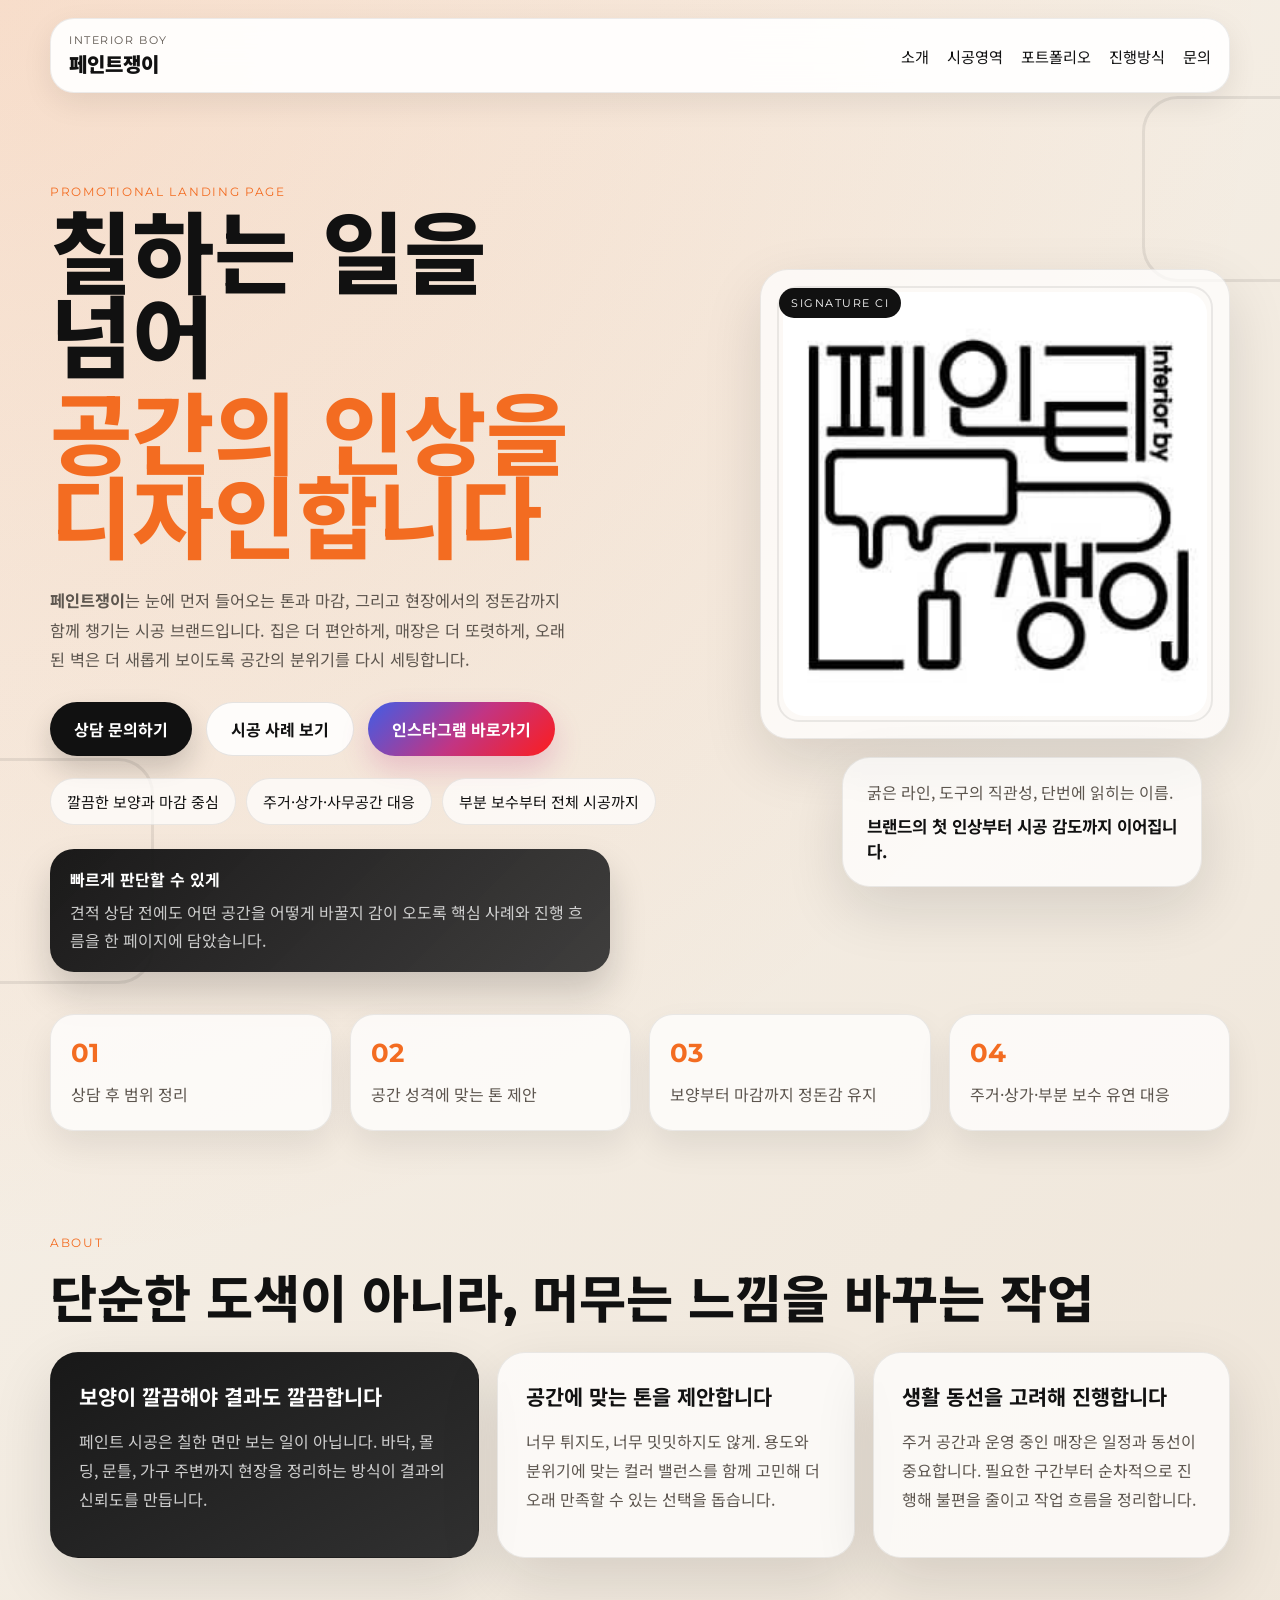
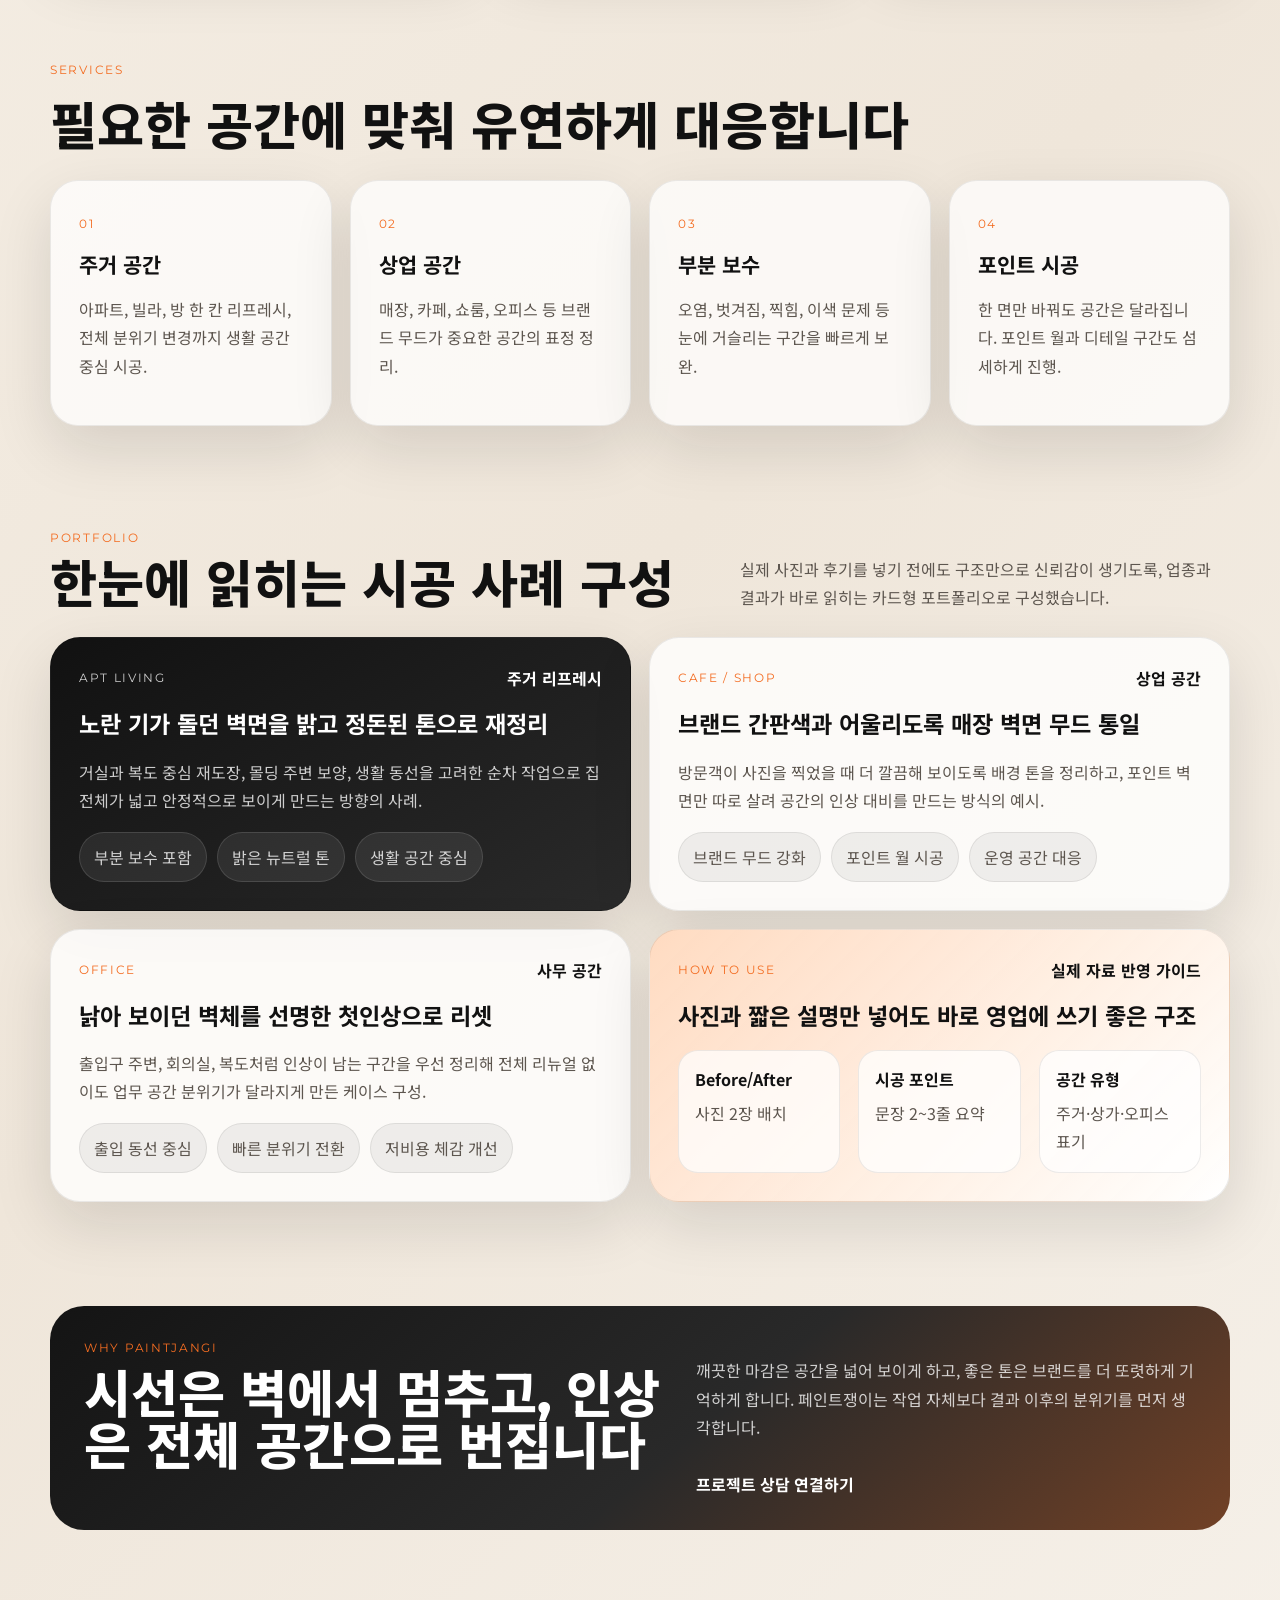
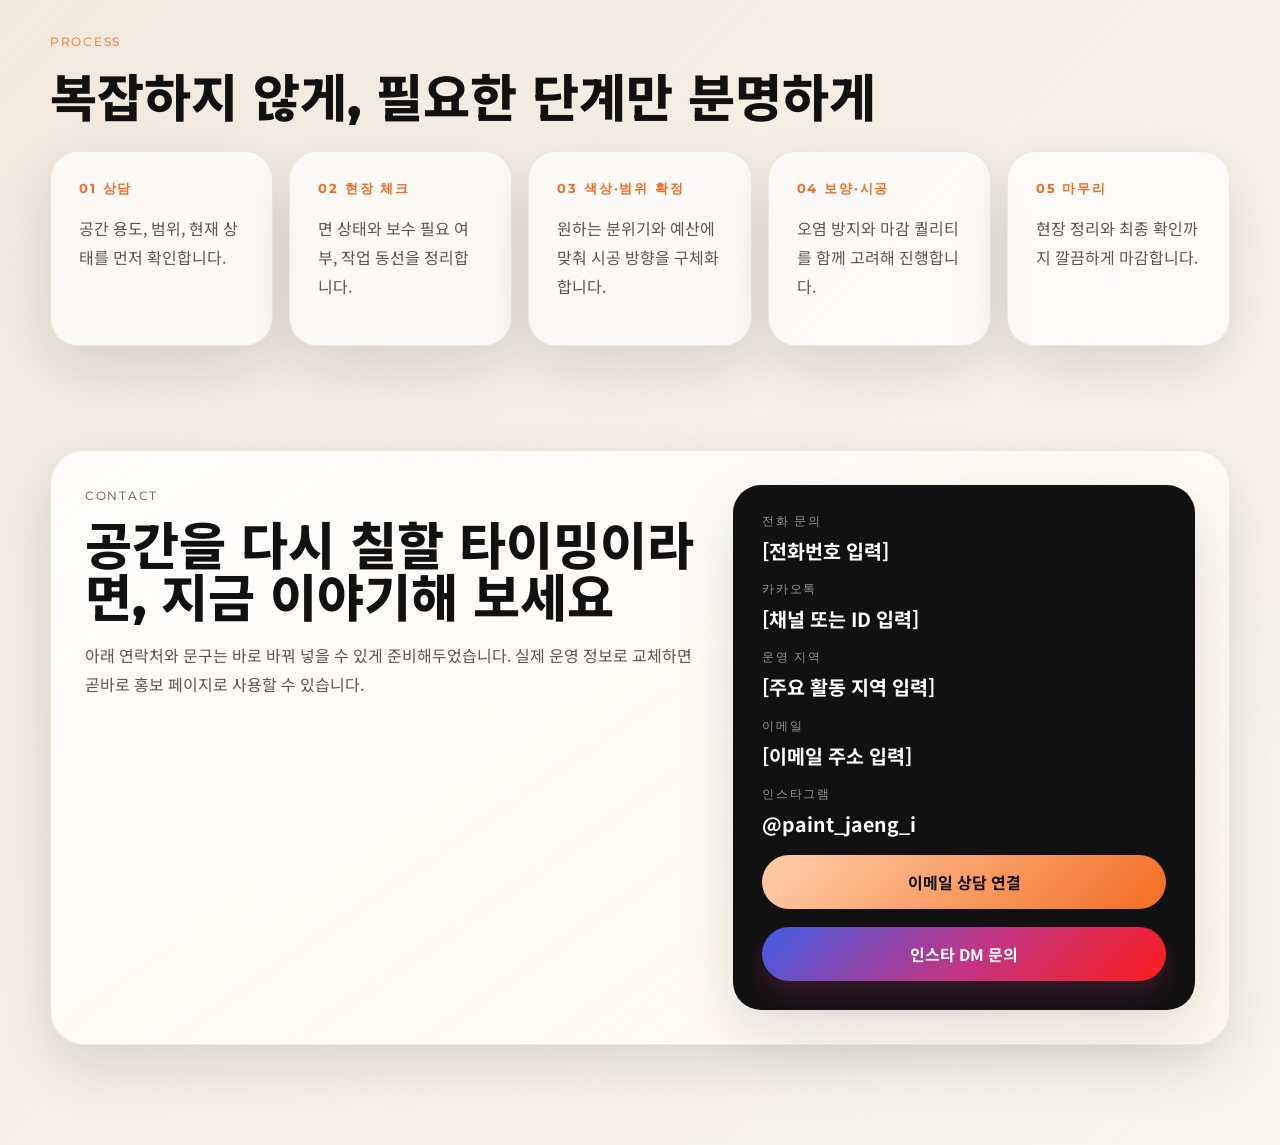
<file: backup-index-original.html>
<!DOCTYPE html>
<html lang="ko">
<head>
  <meta charset="UTF-8">
  <meta name="viewport" content="width=device-width, initial-scale=1.0">
  <title>페인트쟁이 | 공간의 첫인상을 바꾸는 페인트 시공</title>
  <meta
    name="description"
    content="페인트쟁이는 주거공간, 상업공간, 부분 보수까지 깔끔한 보양과 선명한 마감으로 공간의 첫인상을 다시 설계합니다."
  >
  <link rel="preconnect" href="https://fonts.googleapis.com">
  <link rel="preconnect" href="https://fonts.gstatic.com" crossorigin>
  <link
    href="https://fonts.googleapis.com/css2?family=Montserrat:wght@500;700;800&family=Noto+Sans+KR:wght@400;500;700;900&display=swap"
    rel="stylesheet"
  >
  <link rel="stylesheet" href="styles.css">
</head>
<body>
  <div class="page-shell">
    <header class="site-header">
      <a class="brand" href="#top" aria-label="페인트쟁이 홈">
        <span class="brand-kicker">INTERIOR BOY</span>
        <strong>페인트쟁이</strong>
      </a>
      <nav class="site-nav" aria-label="주요 메뉴">
        <a href="#about">소개</a>
        <a href="#services">시공영역</a>
        <a href="#portfolio">포트폴리오</a>
        <a href="#process">진행방식</a>
        <a href="#contact">문의</a>
      </nav>
    </header>

    <main id="top">
      <section class="hero">
        <div class="hero-copy">
          <p class="eyebrow">PROMOTIONAL LANDING PAGE</p>
          <h1>
            <span class="headline-top">칠하는 일을 넘어</span>
            <span class="headline-accent">공간의 인상을 디자인합니다</span>
          </h1>
          <p class="hero-text">
            <strong>페인트쟁이</strong>는 눈에 먼저 들어오는 톤과 마감, 그리고 현장에서의
            정돈감까지 함께 챙기는 시공 브랜드입니다. 집은 더 편안하게, 매장은 더 또렷하게,
            오래된 벽은 더 새롭게 보이도록 공간의 분위기를 다시 세팅합니다.
          </p>
          <div class="hero-actions">
            <a class="btn btn-dark" href="#contact">상담 문의하기</a>
            <a class="btn btn-light" href="#portfolio">시공 사례 보기</a>
            <a class="btn btn-instagram" href="https://www.instagram.com/paint_jaeng_i/" target="_blank" rel="noreferrer">인스타그램 바로가기</a>
          </div>
          <ul class="hero-points" aria-label="주요 강점">
            <li>깔끔한 보양과 마감 중심</li>
            <li>주거·상가·사무공간 대응</li>
            <li>부분 보수부터 전체 시공까지</li>
          </ul>
          <div class="hero-highlight">
            <strong>빠르게 판단할 수 있게</strong>
            <p>견적 상담 전에도 어떤 공간을 어떻게 바꿀지 감이 오도록 핵심 사례와 진행 흐름을 한 페이지에 담았습니다.</p>
          </div>
        </div>

        <div class="hero-visual">
          <div class="visual-card">
            <div class="visual-badge">SIGNATURE CI</div>
            <img src="CI.jpg" alt="페인트쟁이 CI">
          </div>
          <div class="visual-note">
            <p>굵은 라인, 도구의 직관성, 단번에 읽히는 이름.</p>
            <strong>브랜드의 첫 인상부터 시공 감도까지 이어집니다.</strong>
          </div>
        </div>
      </section>

      <section class="quick-proof section">
        <div class="proof-strip">
          <article>
            <strong>01</strong>
            <p>상담 후 범위 정리</p>
          </article>
          <article>
            <strong>02</strong>
            <p>공간 성격에 맞는 톤 제안</p>
          </article>
          <article>
            <strong>03</strong>
            <p>보양부터 마감까지 정돈감 유지</p>
          </article>
          <article>
            <strong>04</strong>
            <p>주거·상가·부분 보수 유연 대응</p>
          </article>
        </div>
      </section>

      <section class="about section" id="about">
        <div class="section-heading">
          <p class="section-label">ABOUT</p>
          <h2>단순한 도색이 아니라, 머무는 느낌을 바꾸는 작업</h2>
        </div>
        <div class="about-grid">
          <article class="feature-card feature-card-dark">
            <h3>보양이 깔끔해야 결과도 깔끔합니다</h3>
            <p>
              페인트 시공은 칠한 면만 보는 일이 아닙니다. 바닥, 몰딩, 문틀, 가구 주변까지
              현장을 정리하는 방식이 결과의 신뢰도를 만듭니다.
            </p>
          </article>
          <article class="feature-card">
            <h3>공간에 맞는 톤을 제안합니다</h3>
            <p>
              너무 튀지도, 너무 밋밋하지도 않게. 용도와 분위기에 맞는 컬러 밸런스를
              함께 고민해 더 오래 만족할 수 있는 선택을 돕습니다.
            </p>
          </article>
          <article class="feature-card">
            <h3>생활 동선을 고려해 진행합니다</h3>
            <p>
              주거 공간과 운영 중인 매장은 일정과 동선이 중요합니다. 필요한 구간부터
              순차적으로 진행해 불편을 줄이고 작업 흐름을 정리합니다.
            </p>
          </article>
        </div>
      </section>

      <section class="services section" id="services">
        <div class="section-heading">
          <p class="section-label">SERVICES</p>
          <h2>필요한 공간에 맞춰 유연하게 대응합니다</h2>
        </div>
        <div class="service-grid">
          <article class="service-card">
            <span>01</span>
            <h3>주거 공간</h3>
            <p>아파트, 빌라, 방 한 칸 리프레시, 전체 분위기 변경까지 생활 공간 중심 시공.</p>
          </article>
          <article class="service-card">
            <span>02</span>
            <h3>상업 공간</h3>
            <p>매장, 카페, 쇼룸, 오피스 등 브랜드 무드가 중요한 공간의 표정 정리.</p>
          </article>
          <article class="service-card">
            <span>03</span>
            <h3>부분 보수</h3>
            <p>오염, 벗겨짐, 찍힘, 이색 문제 등 눈에 거슬리는 구간을 빠르게 보완.</p>
          </article>
          <article class="service-card">
            <span>04</span>
            <h3>포인트 시공</h3>
            <p>한 면만 바꿔도 공간은 달라집니다. 포인트 월과 디테일 구간도 섬세하게 진행.</p>
          </article>
        </div>
      </section>

      <section class="portfolio section" id="portfolio">
        <div class="section-heading section-heading-split">
          <div>
            <p class="section-label">PORTFOLIO</p>
            <h2>한눈에 읽히는 시공 사례 구성</h2>
          </div>
          <p class="section-intro">
            실제 사진과 후기를 넣기 전에도 구조만으로 신뢰감이 생기도록, 업종과 결과가 바로 읽히는 카드형 포트폴리오로 구성했습니다.
          </p>
        </div>
        <div class="portfolio-grid">
          <article class="portfolio-card portfolio-card-dark">
            <div class="portfolio-head">
              <span>APT LIVING</span>
              <strong>주거 리프레시</strong>
            </div>
            <h3>노란 기가 돌던 벽면을 밝고 정돈된 톤으로 재정리</h3>
            <p>
              거실과 복도 중심 재도장, 몰딩 주변 보양, 생활 동선을 고려한 순차 작업으로
              집 전체가 넓고 안정적으로 보이게 만드는 방향의 사례.
            </p>
            <ul class="portfolio-tags" aria-label="주거 리프레시 특징">
              <li>부분 보수 포함</li>
              <li>밝은 뉴트럴 톤</li>
              <li>생활 공간 중심</li>
            </ul>
          </article>
          <article class="portfolio-card">
            <div class="portfolio-head">
              <span>CAFE / SHOP</span>
              <strong>상업 공간</strong>
            </div>
            <h3>브랜드 간판색과 어울리도록 매장 벽면 무드 통일</h3>
            <p>
              방문객이 사진을 찍었을 때 더 깔끔해 보이도록 배경 톤을 정리하고,
              포인트 벽면만 따로 살려 공간의 인상 대비를 만드는 방식의 예시.
            </p>
            <ul class="portfolio-tags" aria-label="상업 공간 특징">
              <li>브랜드 무드 강화</li>
              <li>포인트 월 시공</li>
              <li>운영 공간 대응</li>
            </ul>
          </article>
          <article class="portfolio-card">
            <div class="portfolio-head">
              <span>OFFICE</span>
              <strong>사무 공간</strong>
            </div>
            <h3>낡아 보이던 벽체를 선명한 첫인상으로 리셋</h3>
            <p>
              출입구 주변, 회의실, 복도처럼 인상이 남는 구간을 우선 정리해
              전체 리뉴얼 없이도 업무 공간 분위기가 달라지게 만든 케이스 구성.
            </p>
            <ul class="portfolio-tags" aria-label="사무 공간 특징">
              <li>출입 동선 중심</li>
              <li>빠른 분위기 전환</li>
              <li>저비용 체감 개선</li>
            </ul>
          </article>
          <article class="portfolio-card portfolio-card-metric">
            <div class="portfolio-head">
              <span>HOW TO USE</span>
              <strong>실제 자료 반영 가이드</strong>
            </div>
            <h3>사진과 짧은 설명만 넣어도 바로 영업에 쓰기 좋은 구조</h3>
            <div class="metric-list">
              <div>
                <strong>Before/After</strong>
                <p>사진 2장 배치</p>
              </div>
              <div>
                <strong>시공 포인트</strong>
                <p>문장 2~3줄 요약</p>
              </div>
              <div>
                <strong>공간 유형</strong>
                <p>주거·상가·오피스 표기</p>
              </div>
            </div>
          </article>
        </div>
      </section>

      <section class="impact section">
        <div class="impact-panel">
          <div>
            <p class="section-label">WHY PAINTJANGI</p>
            <h2>시선은 벽에서 멈추고, 인상은 전체 공간으로 번집니다</h2>
          </div>
          <div class="impact-copy">
            <p>
              깨끗한 마감은 공간을 넓어 보이게 하고, 좋은 톤은 브랜드를 더 또렷하게
              기억하게 합니다. 페인트쟁이는 작업 자체보다 결과 이후의 분위기를 먼저 생각합니다.
            </p>
            <a class="text-link" href="#contact">프로젝트 상담 연결하기</a>
          </div>
        </div>
      </section>

      <section class="process section" id="process">
        <div class="section-heading">
          <p class="section-label">PROCESS</p>
          <h2>복잡하지 않게, 필요한 단계만 분명하게</h2>
        </div>
        <div class="timeline">
          <article class="timeline-item">
            <strong>01 상담</strong>
            <p>공간 용도, 범위, 현재 상태를 먼저 확인합니다.</p>
          </article>
          <article class="timeline-item">
            <strong>02 현장 체크</strong>
            <p>면 상태와 보수 필요 여부, 작업 동선을 정리합니다.</p>
          </article>
          <article class="timeline-item">
            <strong>03 색상·범위 확정</strong>
            <p>원하는 분위기와 예산에 맞춰 시공 방향을 구체화합니다.</p>
          </article>
          <article class="timeline-item">
            <strong>04 보양·시공</strong>
            <p>오염 방지와 마감 퀄리티를 함께 고려해 진행합니다.</p>
          </article>
          <article class="timeline-item">
            <strong>05 마무리</strong>
            <p>현장 정리와 최종 확인까지 깔끔하게 마감합니다.</p>
          </article>
        </div>
      </section>

      <section class="contact section" id="contact">
        <div class="contact-panel">
          <div class="contact-copy">
            <p class="section-label">CONTACT</p>
            <h2>공간을 다시 칠할 타이밍이라면, 지금 이야기해 보세요</h2>
            <p>
              아래 연락처와 문구는 바로 바꿔 넣을 수 있게 준비해두었습니다.
              실제 운영 정보로 교체하면 곧바로 홍보 페이지로 사용할 수 있습니다.
            </p>
          </div>
          <div class="contact-card">
            <div>
              <span>전화 문의</span>
              <strong>[전화번호 입력]</strong>
            </div>
            <div>
              <span>카카오톡</span>
              <strong>[채널 또는 ID 입력]</strong>
            </div>
            <div>
              <span>운영 지역</span>
              <strong>[주요 활동 지역 입력]</strong>
            </div>
            <div>
              <span>이메일</span>
              <strong>[이메일 주소 입력]</strong>
            </div>
            <div>
              <span>인스타그램</span>
              <strong>@paint_jaeng_i</strong>
            </div>
            <a class="btn btn-accent" href="mailto:example@paintjangi.kr">이메일 상담 연결</a>
            <a class="btn btn-instagram" href="https://www.instagram.com/paint_jaeng_i/" target="_blank" rel="noreferrer">인스타 DM 문의</a>
          </div>
        </div>
      </section>
    </main>
  </div>
  <div class="mobile-cta" aria-label="모바일 빠른 문의">
    <span>빠른 상담이 필요하면</span>
    <a href="#contact">문의 바로가기</a>
  </div>
</body>
</html>
</file>
<file: styles.css>
:root {
  --bg: #f6f2ea;
  --surface: rgba(255, 255, 255, 0.72);
  --surface-strong: #ffffff;
  --ink: #111111;
  --muted: #5d564f;
  --line: rgba(17, 17, 17, 0.1);
  --accent: #f36c21;
  --accent-soft: #ffd9bf;
  --shadow: 0 22px 60px rgba(17, 17, 17, 0.12);
  --header-offset: 132px;
}

* {
  box-sizing: border-box;
}

html {
  scroll-behavior: smooth;
}

body {
  margin: 0;
  font-family: "Noto Sans KR", "Malgun Gothic", sans-serif;
  color: var(--ink);
  background:
    radial-gradient(circle at top left, rgba(243, 108, 33, 0.16), transparent 28%),
    linear-gradient(135deg, #f8f3eb 0%, #efe6da 50%, #f9f6f1 100%);
}

body::before,
body::after {
  content: "";
  position: fixed;
  inset: auto;
  border: 3px solid rgba(17, 17, 17, 0.08);
  border-radius: 36px;
  pointer-events: none;
  z-index: 0;
}

body::before {
  width: 180px;
  height: 180px;
  top: 96px;
  right: -48px;
}

body::after {
  width: 220px;
  height: 220px;
  bottom: -84px;
  left: -72px;
}

.page-shell {
  position: relative;
  z-index: 1;
  width: min(1180px, calc(100% - 32px));
  margin: 0 auto;
  padding-top: var(--header-offset);
  padding-bottom: 48px;
}

.site-header {
  position: fixed;
  top: 18px;
  left: 50%;
  z-index: 30;
  width: min(1180px, calc(100% - 32px));
  transform: translateX(-50%);
  display: flex;
  justify-content: space-between;
  align-items: center;
  gap: 20px;
  padding: 14px 18px;
  background: rgba(255, 255, 255, 0.92);
  border: 1px solid rgba(17, 17, 17, 0.08);
  border-radius: 24px;
  backdrop-filter: blur(18px);
  box-shadow: 0 10px 30px rgba(17, 17, 17, 0.08);
}

main,
section[id] {
  scroll-margin-top: calc(var(--header-offset) + 12px);
}

.brand {
  display: inline-flex;
  flex-direction: column;
  gap: 2px;
  color: var(--ink);
  text-decoration: none;
}

.brand-kicker,
.eyebrow,
.section-label,
.visual-badge,
.service-card span,
.timeline-item strong,
.contact-card span {
  font-family: "Montserrat", "Arial", sans-serif;
  letter-spacing: 0.14em;
  text-transform: uppercase;
}

.brand-kicker {
  font-size: 0.7rem;
  color: var(--muted);
}

.brand strong {
  font-size: 1.25rem;
  font-weight: 900;
}

.site-nav {
  display: flex;
  flex-wrap: wrap;
  gap: 18px;
}

.site-nav a {
  color: var(--ink);
  text-decoration: none;
  font-size: 0.95rem;
}

.hero,
.section,
.impact-panel,
.contact-panel {
  animation: rise-in 0.85s ease both;
}

.hero {
  display: grid;
  grid-template-columns: minmax(0, 1.1fr) minmax(320px, 0.9fr);
  align-items: center;
  gap: 40px;
  min-height: calc(100vh - 110px);
  padding: 52px 0 36px;
}

.eyebrow,
.section-label {
  margin: 0 0 14px;
  font-size: 0.76rem;
  color: var(--accent);
}

.hero h1,
.section-heading h2,
.impact-panel h2,
.contact-copy h2 {
  margin: 0;
  font-family: "Montserrat", "Noto Sans KR", sans-serif;
  font-weight: 800;
  line-height: 1.02;
}

.hero h1 {
  max-width: 9.5em;
  font-size: clamp(3.2rem, 7vw, 6.1rem);
  line-height: 0.94;
  word-break: keep-all;
  overflow-wrap: normal;
}

.hero h1 span {
  display: block;
}

.headline-top {
  max-width: 5.5em;
}

.headline-accent {
  color: var(--accent);
  max-width: 5.8em;
  margin-top: 0.14em;
}

.hero-text,
.feature-card p,
.service-card p,
.impact-copy p,
.timeline-item p,
.contact-copy p {
  line-height: 1.8;
  color: var(--muted);
}

.hero-text {
  max-width: 58ch;
  margin: 24px 0 0;
  font-size: 1.02rem;
}

.hero-actions {
  display: flex;
  flex-wrap: wrap;
  gap: 14px;
  margin: 28px 0 22px;
}

.btn,
.text-link {
  transition: transform 0.22s ease, box-shadow 0.22s ease, background-color 0.22s ease;
}

.btn {
  display: inline-flex;
  justify-content: center;
  align-items: center;
  min-height: 54px;
  padding: 0 24px;
  border-radius: 999px;
  text-decoration: none;
  font-weight: 700;
}

.btn:hover,
.text-link:hover {
  transform: translateY(-2px);
}

.btn-dark {
  color: #ffffff;
  background: var(--ink);
  box-shadow: 0 14px 28px rgba(17, 17, 17, 0.18);
}

.btn-light {
  color: var(--ink);
  background: rgba(255, 255, 255, 0.86);
  border: 1px solid rgba(17, 17, 17, 0.1);
}

.btn-accent {
  color: var(--ink);
  background: linear-gradient(135deg, #ffcfab 0%, #f36c21 100%);
}

.btn-instagram {
  color: #ffffff;
  background: linear-gradient(135deg, #405de6 0%, #c13584 52%, #fd1d1d 100%);
  box-shadow: 0 14px 28px rgba(193, 53, 132, 0.22);
}

.hero-points {
  display: flex;
  flex-wrap: wrap;
  gap: 10px;
  margin: 0;
  padding: 0;
  list-style: none;
}

.hero-points li {
  padding: 12px 16px;
  background: rgba(255, 255, 255, 0.7);
  border: 1px solid rgba(17, 17, 17, 0.08);
  border-radius: 999px;
  font-size: 0.94rem;
}

.hero-highlight {
  max-width: 560px;
  margin-top: 24px;
  padding: 18px 20px;
  background: linear-gradient(135deg, rgba(17, 17, 17, 0.96), rgba(51, 51, 51, 0.94));
  border-radius: 24px;
  box-shadow: 0 20px 36px rgba(17, 17, 17, 0.18);
  color: #ffffff;
}

.hero-highlight strong,
.portfolio-head strong,
.proof-strip strong {
  font-family: "Montserrat", "Noto Sans KR", sans-serif;
}

.hero-highlight strong,
.hero-highlight p {
  margin: 0;
}

.hero-highlight p {
  margin-top: 8px;
  color: rgba(255, 255, 255, 0.76);
  line-height: 1.7;
}

.hero-visual {
  position: relative;
  display: grid;
  gap: 18px;
  justify-items: end;
}

.visual-card,
.visual-note,
.feature-card,
.service-card,
.timeline-item,
.contact-card {
  background: var(--surface);
  border: 1px solid rgba(17, 17, 17, 0.08);
  border-radius: 28px;
  backdrop-filter: blur(12px);
  box-shadow: var(--shadow);
}

.visual-card {
  position: relative;
  width: min(100%, 470px);
  padding: 22px;
  overflow: hidden;
}

.visual-card::before {
  content: "";
  position: absolute;
  inset: 16px;
  border: 2px solid rgba(17, 17, 17, 0.08);
  border-radius: 22px;
}

.visual-badge {
  position: absolute;
  top: 18px;
  left: 18px;
  padding: 8px 12px;
  font-size: 0.68rem;
  color: #ffffff;
  background: var(--ink);
  border-radius: 999px;
}

.visual-card img {
  display: block;
  width: 100%;
  border-radius: 22px;
  background: #ffffff;
}

.visual-note {
  max-width: 360px;
  padding: 22px 24px;
  transform: translateX(-28px);
}

.visual-note p,
.visual-note strong {
  margin: 0;
}

.visual-note p {
  color: var(--muted);
}

.visual-note strong {
  display: block;
  margin-top: 10px;
  font-size: 1.05rem;
  line-height: 1.5;
}

.section {
  padding: 52px 0;
}

.section-heading {
  display: grid;
  gap: 10px;
  margin-bottom: 26px;
}

.section-heading h2,
.impact-panel h2,
.contact-copy h2 {
  font-size: clamp(2rem, 4vw, 3.4rem);
}

.about-grid,
.service-grid,
.portfolio-grid,
.proof-strip,
.metric-list {
  display: grid;
  gap: 18px;
}

.quick-proof {
  padding-top: 6px;
}

.proof-strip {
  grid-template-columns: repeat(4, minmax(0, 1fr));
}

.proof-strip article {
  padding: 22px 20px;
  background: rgba(255, 255, 255, 0.74);
  border: 1px solid rgba(17, 17, 17, 0.08);
  border-radius: 24px;
  box-shadow: 0 16px 34px rgba(17, 17, 17, 0.08);
}

.proof-strip strong {
  display: inline-flex;
  margin-bottom: 12px;
  font-size: 1.6rem;
  color: var(--accent);
}

.proof-strip p,
.section-intro,
.portfolio-card p,
.portfolio-tags li,
.metric-list p {
  margin: 0;
  color: var(--muted);
  line-height: 1.75;
}

.about-grid {
  grid-template-columns: 1.2fr 1fr 1fr;
}

.feature-card,
.service-card,
.timeline-item,
.contact-card {
  padding: 28px;
}

.feature-card h3,
.service-card h3 {
  margin-top: 0;
  margin-bottom: 12px;
  font-size: 1.3rem;
}

.feature-card-dark {
  color: #ffffff;
  background: linear-gradient(150deg, #181818 0%, #313131 100%);
}

.feature-card-dark p {
  color: rgba(255, 255, 255, 0.78);
}

.service-grid {
  grid-template-columns: repeat(4, minmax(0, 1fr));
}

.section-heading-split {
  grid-template-columns: minmax(0, 1fr) minmax(320px, 0.72fr);
  align-items: end;
}

.section-intro {
  font-size: 1rem;
}

.service-card span {
  display: inline-block;
  margin-bottom: 18px;
  font-size: 0.78rem;
  color: var(--accent);
}

.portfolio-grid {
  grid-template-columns: repeat(2, minmax(0, 1fr));
}

.portfolio-card {
  display: grid;
  gap: 18px;
  padding: 28px;
  background: rgba(255, 255, 255, 0.78);
  border: 1px solid rgba(17, 17, 17, 0.08);
  border-radius: 30px;
  box-shadow: var(--shadow);
}

.portfolio-card-dark {
  background: linear-gradient(150deg, #111111 0%, #2a2a2a 100%);
  color: #ffffff;
}

.portfolio-card-dark p,
.portfolio-card-dark .portfolio-tags li,
.portfolio-card-dark .portfolio-head span {
  color: rgba(255, 255, 255, 0.78);
}

.portfolio-head {
  display: flex;
  justify-content: space-between;
  gap: 16px;
  align-items: center;
}

.portfolio-head span {
  font-family: "Montserrat", "Arial", sans-serif;
  font-size: 0.74rem;
  letter-spacing: 0.14em;
  text-transform: uppercase;
  color: var(--accent);
}

.portfolio-card h3 {
  margin: 0;
  font-size: 1.45rem;
  line-height: 1.35;
}

.portfolio-tags {
  display: flex;
  flex-wrap: wrap;
  gap: 10px;
  margin: 0;
  padding: 0;
  list-style: none;
}

.portfolio-tags li {
  padding: 10px 14px;
  background: rgba(17, 17, 17, 0.06);
  border: 1px solid rgba(17, 17, 17, 0.08);
  border-radius: 999px;
}

.portfolio-card-dark .portfolio-tags li {
  background: rgba(255, 255, 255, 0.08);
  border-color: rgba(255, 255, 255, 0.12);
}

.portfolio-card-metric {
  background:
    linear-gradient(135deg, rgba(255, 207, 171, 0.72), rgba(255, 255, 255, 0.82)),
    rgba(255, 255, 255, 0.82);
}

.metric-list {
  grid-template-columns: repeat(3, minmax(0, 1fr));
}

.metric-list div {
  padding: 16px;
  background: rgba(255, 255, 255, 0.72);
  border: 1px solid rgba(17, 17, 17, 0.08);
  border-radius: 20px;
}

.metric-list strong {
  display: block;
  margin-bottom: 8px;
}

.impact-panel {
  display: grid;
  grid-template-columns: minmax(0, 1fr) minmax(280px, 0.85fr);
  gap: 24px;
  padding: 34px;
  background: linear-gradient(140deg, #141414 0%, #292929 55%, #f36c21 180%);
  border-radius: 34px;
  color: #ffffff;
}

.impact-copy p {
  color: rgba(255, 255, 255, 0.78);
}

.text-link {
  display: inline-flex;
  margin-top: 14px;
  color: #ffffff;
  text-decoration: none;
  font-weight: 700;
}

.timeline {
  display: grid;
  grid-template-columns: repeat(5, minmax(0, 1fr));
  gap: 16px;
}

.timeline-item strong {
  display: block;
  margin-bottom: 14px;
  font-size: 0.82rem;
  color: var(--accent);
}

.contact-panel {
  display: grid;
  grid-template-columns: minmax(0, 1.15fr) minmax(300px, 0.85fr);
  gap: 24px;
  align-items: stretch;
  padding: 34px;
  background: linear-gradient(145deg, rgba(255, 255, 255, 0.86), rgba(255, 248, 241, 0.92));
  border: 1px solid rgba(17, 17, 17, 0.08);
  border-radius: 34px;
  box-shadow: var(--shadow);
}

.contact-card {
  display: grid;
  gap: 18px;
  background: #111111;
  color: #ffffff;
}

.contact-card span {
  display: block;
  margin-bottom: 8px;
  font-size: 0.72rem;
  color: rgba(255, 255, 255, 0.56);
}

.contact-card strong {
  font-size: 1.22rem;
  line-height: 1.4;
}

.mobile-cta {
  display: none;
}

@keyframes rise-in {
  from {
    opacity: 0;
    transform: translateY(18px);
  }
  to {
    opacity: 1;
    transform: translateY(0);
  }
}

@media (max-width: 1080px) {
  .hero,
  .about-grid,
  .service-grid,
  .portfolio-grid,
  .proof-strip,
  .impact-panel,
  .contact-panel,
  .timeline,
  .section-heading-split,
  .metric-list {
    grid-template-columns: 1fr;
  }

  .hero {
    min-height: auto;
    padding-top: 34px;
  }

  .hero-visual {
    justify-items: stretch;
  }

  .visual-card,
  .visual-note {
    width: 100%;
    max-width: none;
    transform: none;
  }
}

@media (max-width: 720px) {
  body {
    background:
      radial-gradient(circle at top left, rgba(243, 108, 33, 0.28), transparent 34%),
      linear-gradient(180deg, #fff4ea 0%, #f7efe4 36%, #f4eadf 100%);
  }

  .page-shell {
    width: min(100% - 20px, 1180px);
    padding-top: 24px;
    padding-bottom: 112px;
  }

  .site-header {
    position: static;
    width: 100%;
    transform: none;
    flex-direction: column;
    align-items: flex-start;
    padding: 16px;
    border-radius: 20px;
  }

  .site-nav {
    width: 100%;
    gap: 10px;
    overflow-x: auto;
    flex-wrap: nowrap;
    padding-bottom: 2px;
  }

  .site-nav a {
    flex: 0 0 auto;
    padding: 10px 14px;
    background: rgba(17, 17, 17, 0.06);
    border-radius: 999px;
    font-size: 0.88rem;
  }

  .hero h1 {
    max-width: none;
    font-size: clamp(2.7rem, 14vw, 4.4rem);
    line-height: 0.97;
  }

  .headline-top,
  .headline-accent {
    max-width: none;
  }

  .hero-text {
    font-size: 0.98rem;
  }

  .hero-highlight {
    padding: 20px;
    border-radius: 26px;
  }

  .hero-highlight strong {
    font-size: 1.15rem;
  }

  .proof-strip article,
  .portfolio-card,
  .impact-panel,
  .contact-panel {
    border-radius: 26px;
  }

  .portfolio-card h3,
  .impact-panel h2,
  .contact-copy h2,
  .section-heading h2 {
    font-size: clamp(1.8rem, 7vw, 2.5rem);
  }

  .hero-actions,
  .hero-points,
  .portfolio-tags {
    flex-direction: column;
  }

  .btn {
    width: 100%;
    min-height: 58px;
    font-size: 1rem;
  }

  .section,
  .hero {
    padding-bottom: 34px;
  }

  .feature-card,
  .service-card,
  .timeline-item,
  .contact-panel,
  .contact-card,
  .visual-card {
    padding: 22px;
  }

  .proof-strip {
    gap: 12px;
  }

  .proof-strip article {
    background: #ffffff;
  }

  .hero-points li,
  .portfolio-tags li {
    width: 100%;
    text-align: center;
    padding: 12px 14px;
  }

  .contact-card {
    gap: 14px;
  }

  .mobile-cta {
    position: fixed;
    left: 10px;
    right: 10px;
    bottom: 10px;
    z-index: 5;
    display: flex;
    justify-content: space-between;
    align-items: center;
    gap: 14px;
    padding: 14px 16px;
    background: rgba(17, 17, 17, 0.96);
    border-radius: 20px;
    box-shadow: 0 18px 34px rgba(17, 17, 17, 0.28);
  }

  .mobile-cta span {
    color: rgba(255, 255, 255, 0.72);
    font-size: 0.88rem;
    line-height: 1.4;
  }

  .mobile-cta a {
    flex: 0 0 auto;
    padding: 12px 16px;
    background: linear-gradient(135deg, #ffd1b0 0%, #f36c21 100%);
    border-radius: 999px;
    color: var(--ink);
    font-weight: 800;
    text-decoration: none;
  }
}
</file>
